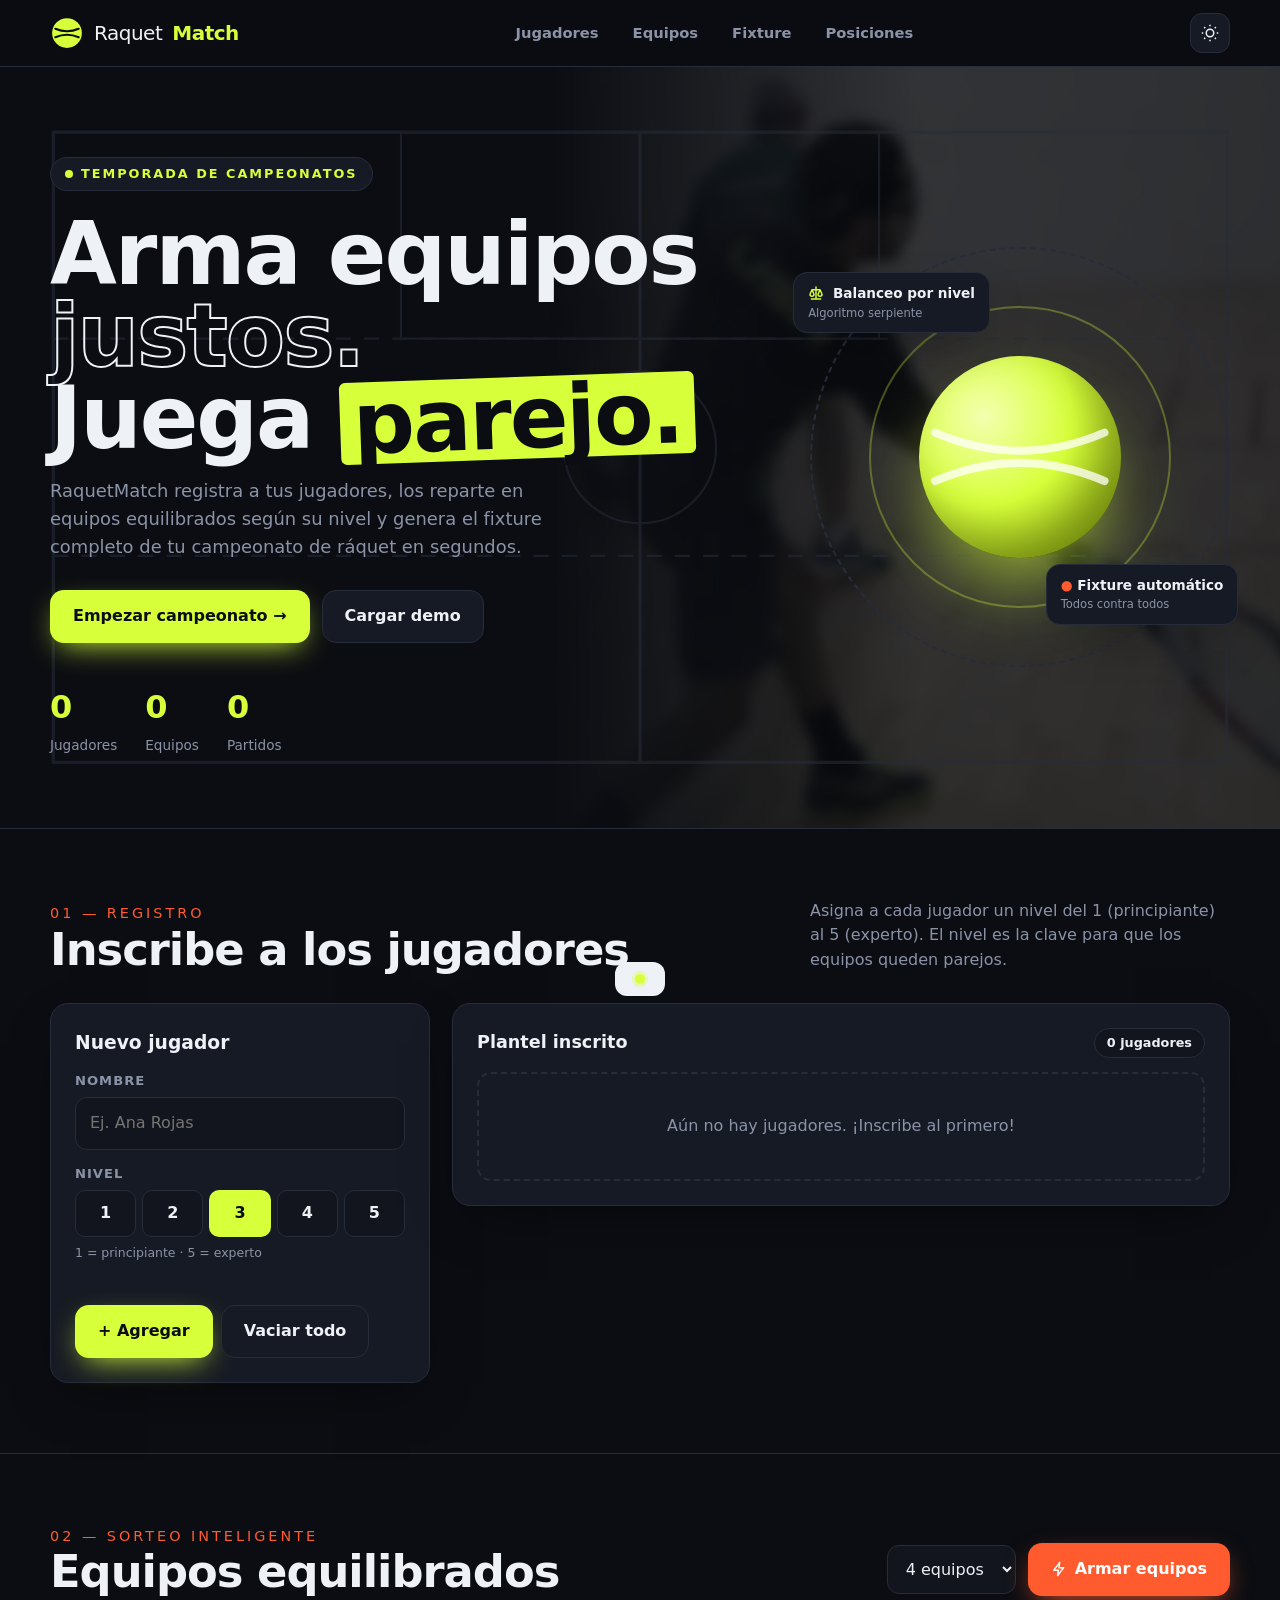
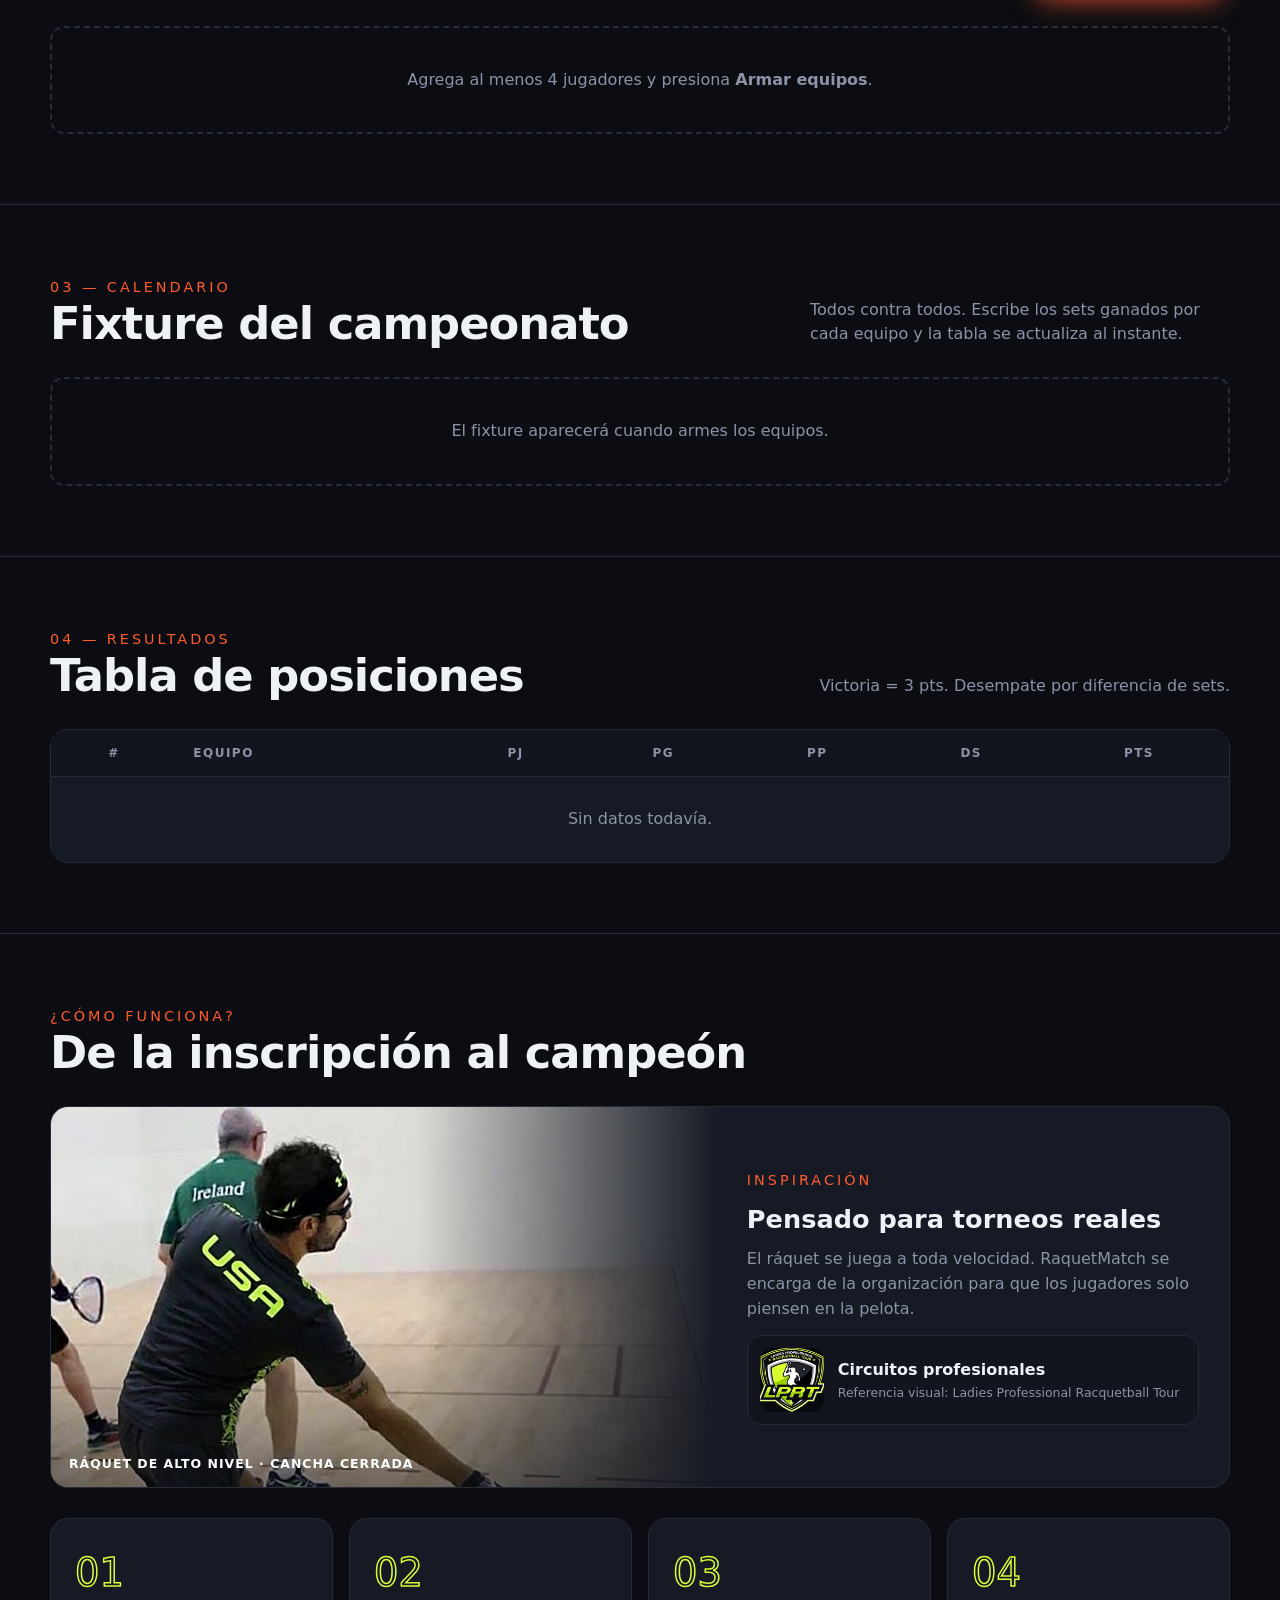
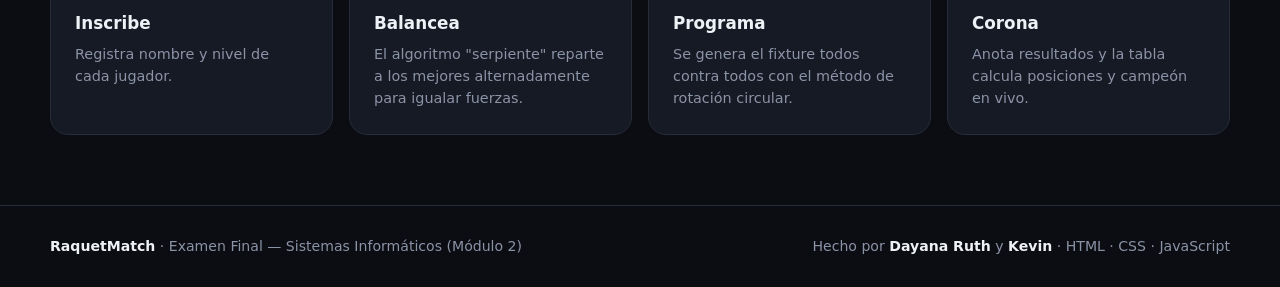
<file: index.html>
<!DOCTYPE html>
<!--
  ============================================================
  RaquetMatch — Generador de equipos y fixture de ráquet
  Examen Final · Sistemas Informáticos (Módulo 2)
  Autores: Dayana Ruth · Kevin
  Desarrollado con flujo asistido (Antigravity)
  Versión modular: /css /js /assets /docs con rutas relativas
  ============================================================
-->
<html lang="es">
<head>
<meta charset="UTF-8">
<meta name="viewport" content="width=device-width, initial-scale=1.0">
<meta name="description" content="RaquetMatch: registra jugadores, arma equipos equilibrados por nivel y genera el fixture de tu campeonato de ráquet.">
<meta name="author" content="Dayana Ruth, Kevin">
<title>RaquetMatch · Campeonatos de Ráquet</title>
<link rel="icon" href="assets/logo.svg">
<link rel="stylesheet" href="css/styles.css">
</head>
<body>
<!-- ===================== HTML · Autores: Dayana Ruth, Kevin ===================== -->
<header class="top">
  <div class="wrap">
    <a href="#inicio" class="brand" aria-label="RaquetMatch, inicio">
      <svg viewBox="0 0 64 64" aria-hidden="true"><circle cx="32" cy="32" r="28" fill="#d7ff3a"/><path d="M10 24c14 6 30 6 44 0M10 40c14-6 30-6 44 0" stroke="#0b0d12" stroke-width="4" fill="none" stroke-linecap="round"/></svg>
      Raquet<b>Match</b>
    </a>
    <nav aria-label="Principal">
      <ul class="nav" id="nav">
        <li><a href="#jugadores">Jugadores</a></li>
        <li><a href="#equipos">Equipos</a></li>
        <li><a href="#fixture">Fixture</a></li>
        <li><a href="#tabla">Posiciones</a></li>
      </ul>
    </nav>
    <div style="display:flex;gap:8px">
      <button class="icon-btn" id="themeBtn" aria-label="Cambiar tema claro u oscuro">
        <svg width="18" height="18" viewBox="0 0 24 24" fill="none" stroke="currentColor" stroke-width="2"><circle cx="12" cy="12" r="5"/><path d="M12 1v2M12 21v2M4.2 4.2l1.4 1.4M18.4 18.4l1.4 1.4M1 12h2M21 12h2M4.2 19.8l1.4-1.4M18.4 5.6l1.4-1.4"/></svg>
      </button>
      <button class="icon-btn menu-btn" id="menuBtn" aria-label="Abrir menú" aria-expanded="false" aria-controls="nav">
        <svg width="18" height="18" viewBox="0 0 24 24" fill="none" stroke="currentColor" stroke-width="2"><path d="M3 6h18M3 12h18M3 18h18"/></svg>
      </button>
    </div>
  </div>
</header>

<main>
  <!-- HERO -->
  <section class="hero" id="inicio">
    <div class="hero-photo" aria-hidden="true"><img src="assets/jugador.jpg" alt=""></div>
    <div class="court" aria-hidden="true">
      <svg viewBox="0 0 1200 700" preserveAspectRatio="xMidYMid slice" fill="none" stroke="currentColor" style="color:var(--line)">
        <rect x="60" y="60" width="1080" height="580" stroke-width="3"/>
        <line x1="600" y1="60" x2="600" y2="640" stroke-width="3"/>
        <line x1="60" y1="250" x2="1140" y2="250" stroke-width="2" stroke-dasharray="14 12"/>
        <line x1="60" y1="450" x2="1140" y2="450" stroke-width="2" stroke-dasharray="14 12"/>
        <rect x="380" y="60" width="440" height="190" stroke-width="2"/>
        <circle cx="600" cy="350" r="70" stroke-width="2"/>
      </svg>
    </div>
    <div class="wrap">
      <div>
        <span class="tag"><i></i> Temporada de campeonatos</span>
        <h1>Arma equipos <span class="stroke">justos.</span><br>Juega <span class="hl">parejo.</span></h1>
        <p class="lead">RaquetMatch registra a tus jugadores, los reparte en equipos equilibrados según su nivel y genera el fixture completo de tu campeonato de ráquet en segundos.</p>
        <div class="cta">
          <a href="#jugadores" class="btn primary">Empezar campeonato →</a>
          <button class="btn" id="demoBtn" type="button">Cargar demo</button>
        </div>
        <div class="stats" aria-live="polite">
          <div class="stat"><strong id="sPlayers">0</strong><span>Jugadores</span></div>
          <div class="stat"><strong id="sTeams">0</strong><span>Equipos</span></div>
          <div class="stat"><strong id="sMatches">0</strong><span>Partidos</span></div>
        </div>
      </div>
      <div class="ball-stage" aria-hidden="true">
        <div class="ring"></div><div class="ring r2"></div>
        <div class="ball"><svg viewBox="0 0 100 100"><path d="M8 38c28 12 56 12 84 0M8 62c28-12 56-12 84 0" stroke="#fff" stroke-width="4" fill="none" opacity=".75" stroke-linecap="round"/></svg></div>
        <div class="chip c1"><svg class="ico" width="16" height="16" viewBox="0 0 24 24" fill="none" stroke="currentColor" stroke-width="2.2" stroke-linecap="round" stroke-linejoin="round" aria-hidden="true"><path d="M12 3v18M5 21h14M6 7h12M6 7l-3 7a3 3 0 0 0 6 0zM18 7l-3 7a3 3 0 0 0 6 0z"/></svg> Balanceo por nivel<small>Algoritmo serpiente</small></div>
        <div class="chip c2"><b>●</b> Fixture automático<small>Todos contra todos</small></div>
      </div>
    </div>
  </section>

  <!-- 01 JUGADORES -->
  <section class="block reveal" id="jugadores" aria-labelledby="t1">
    <div class="wrap">
      <div class="sec-head">
        <div><span class="num">01 — REGISTRO</span><h2 id="t1">Inscribe a los jugadores</h2></div>
        <p>Asigna a cada jugador un nivel del 1 (principiante) al 5 (experto). El nivel es la clave para que los equipos queden parejos.</p>
      </div>
      <div class="grid-2">
        <form class="card" id="playerForm" novalidate>
          <h3>Nuevo jugador</h3>
          <label for="pName">Nombre</label>
          <input class="input" id="pName" type="text" maxlength="24" placeholder="Ej. Ana Rojas" autocomplete="off">
          <fieldset style="border:none">
            <legend><label style="margin-bottom:6px">Nivel</label></legend>
            <div class="levels">
              <input type="radio" name="lvl" id="l1" value="1"><label for="l1">1</label>
              <input type="radio" name="lvl" id="l2" value="2"><label for="l2">2</label>
              <input type="radio" name="lvl" id="l3" value="3" checked><label for="l3">3</label>
              <input type="radio" name="lvl" id="l4" value="4"><label for="l4">4</label>
              <input type="radio" name="lvl" id="l5" value="5"><label for="l5">5</label>
            </div>
          </fieldset>
          <p class="hint">1 = principiante · 5 = experto</p>
          <p class="error" id="formError" role="alert"></p>
          <div class="form-actions">
            <button class="btn primary" type="submit">+ Agregar</button>
            <button class="btn" type="button" id="clearBtn">Vaciar todo</button>
          </div>
        </form>
        <div class="card">
          <div class="list-head">
            <h3>Plantel inscrito</h3>
            <span class="count" id="countBadge">0 jugadores</span>
          </div>
          <ul class="players" id="playerList"></ul>
        </div>
      </div>
    </div>
  </section>

  <!-- 02 EQUIPOS -->
  <section class="block reveal" id="equipos" aria-labelledby="t2">
    <div class="wrap">
      <div class="sec-head">
        <div><span class="num">02 — SORTEO INTELIGENTE</span><h2 id="t2">Equipos equilibrados</h2></div>
        <div class="controls">
          <label for="teamCount" class="sr-only">Número de equipos</label>
          <select class="input" id="teamCount">
            <option value="2">2 equipos</option><option value="3">3 equipos</option>
            <option value="4" selected>4 equipos</option><option value="5">5 equipos</option>
            <option value="6">6 equipos</option>
          </select>
          <button class="btn hot" id="makeTeamsBtn" type="button"><svg class="ico" width="16" height="16" viewBox="0 0 24 24" fill="none" stroke="currentColor" stroke-width="2.2" stroke-linecap="round" stroke-linejoin="round" aria-hidden="true"><path d="M13 2 4 14h7l-1 8 9-12h-7z"/></svg> Armar equipos</button>
        </div>
      </div>
      <div id="teamsBox"><div class="empty">Agrega al menos 4 jugadores y presiona <b>Armar equipos</b>.</div></div>
    </div>
  </section>

  <!-- 03 FIXTURE -->
  <section class="block reveal" id="fixture" aria-labelledby="t3">
    <div class="wrap">
      <div class="sec-head">
        <div><span class="num">03 — CALENDARIO</span><h2 id="t3">Fixture del campeonato</h2></div>
        <p>Todos contra todos. Escribe los sets ganados por cada equipo y la tabla se actualiza al instante.</p>
      </div>
      <div class="rounds" id="fixtureBox"><div class="empty" style="grid-column:1/-1">El fixture aparecerá cuando armes los equipos.</div></div>
    </div>
  </section>

  <!-- 04 TABLA -->
  <section class="block reveal" id="tabla" aria-labelledby="t4">
    <div class="wrap">
      <div class="sec-head">
        <div><span class="num">04 — RESULTADOS</span><h2 id="t4">Tabla de posiciones</h2></div>
        <p>Victoria = 3 pts. Desempate por diferencia de sets.</p>
      </div>
      <div class="table-wrap">
        <table>
          <caption class="sr-only">Tabla de posiciones del campeonato</caption>
          <thead><tr><th>#</th><th>Equipo</th><th>PJ</th><th>PG</th><th>PP</th><th>DS</th><th>Pts</th></tr></thead>
          <tbody id="tableBody"><tr><td colspan="7" style="color:var(--muted);padding:30px">Sin datos todavía.</td></tr></tbody>
        </table>
      </div>
      <div class="champion" id="champion" role="status"></div>
    </div>
  </section>

  <!-- COMO FUNCIONA -->
  <section class="block reveal" aria-labelledby="t5">
    <div class="wrap">
      <div class="sec-head"><div><span class="num">¿CÓMO FUNCIONA?</span><h2 id="t5">De la inscripción al campeón</h2></div></div>
      <div class="showcase">
        <figure>
          <img src="assets/jugador.jpg" alt="Jugador de ráquet golpeando la pelota de revés en una cancha profesional" loading="lazy">
          <figcaption>Ráquet de alto nivel · cancha cerrada</figcaption>
        </figure>
        <div class="txt">
          <span class="num">INSPIRACIÓN</span>
          <h3 style="font-family:var(--display);font-size:1.6rem;line-height:1.1">Pensado para torneos reales</h3>
          <p>El ráquet se juega a toda velocidad. RaquetMatch se encarga de la organización para que los jugadores solo piensen en la pelota.</p>
          <div class="badge">
            <img src="assets/logo-lprt.jpg" alt="Escudo del circuito profesional femenino de ráquet LPRT" loading="lazy">
            <div><strong>Circuitos profesionales</strong><small>Referencia visual: Ladies Professional Racquetball Tour</small></div>
          </div>
        </div>
      </div>
      <div class="steps">
        <article class="step"><h3>Inscribe</h3><p>Registra nombre y nivel de cada jugador.</p></article>
        <article class="step"><h3>Balancea</h3><p>El algoritmo "serpiente" reparte a los mejores alternadamente para igualar fuerzas.</p></article>
        <article class="step"><h3>Programa</h3><p>Se genera el fixture todos contra todos con el método de rotación circular.</p></article>
        <article class="step"><h3>Corona</h3><p>Anota resultados y la tabla calcula posiciones y campeón en vivo.</p></article>
      </div>
    </div>
  </section>
</main>

<footer>
  <div class="wrap">
    <p><strong>RaquetMatch</strong> · Examen Final — Sistemas Informáticos (Módulo 2)</p>
    <p>Hecho por <strong>Dayana Ruth</strong> y <strong>Kevin</strong> · HTML · CSS · JavaScript</p>
  </div>
</footer>

<div class="toast" id="toast" role="status" aria-live="polite"></div>

<script src="js/main.js"></script>
</body>
</html>
</file>
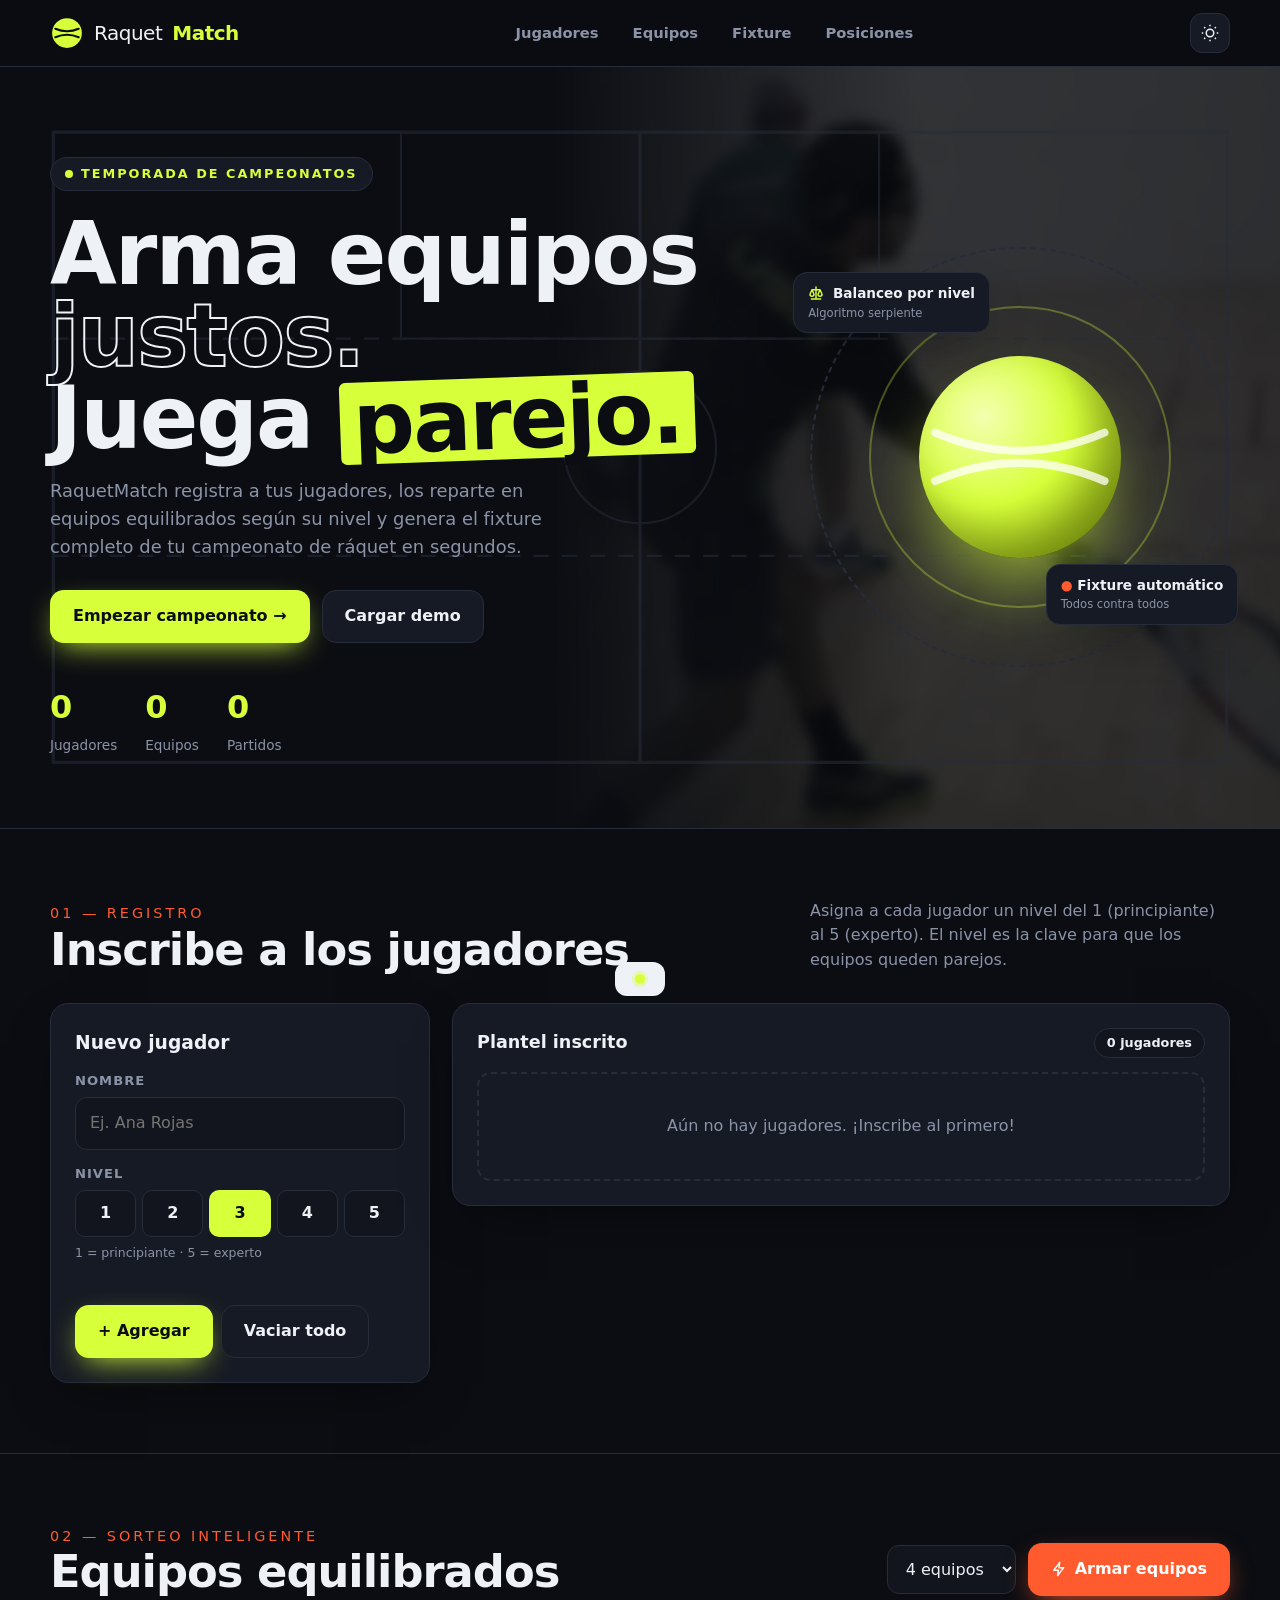
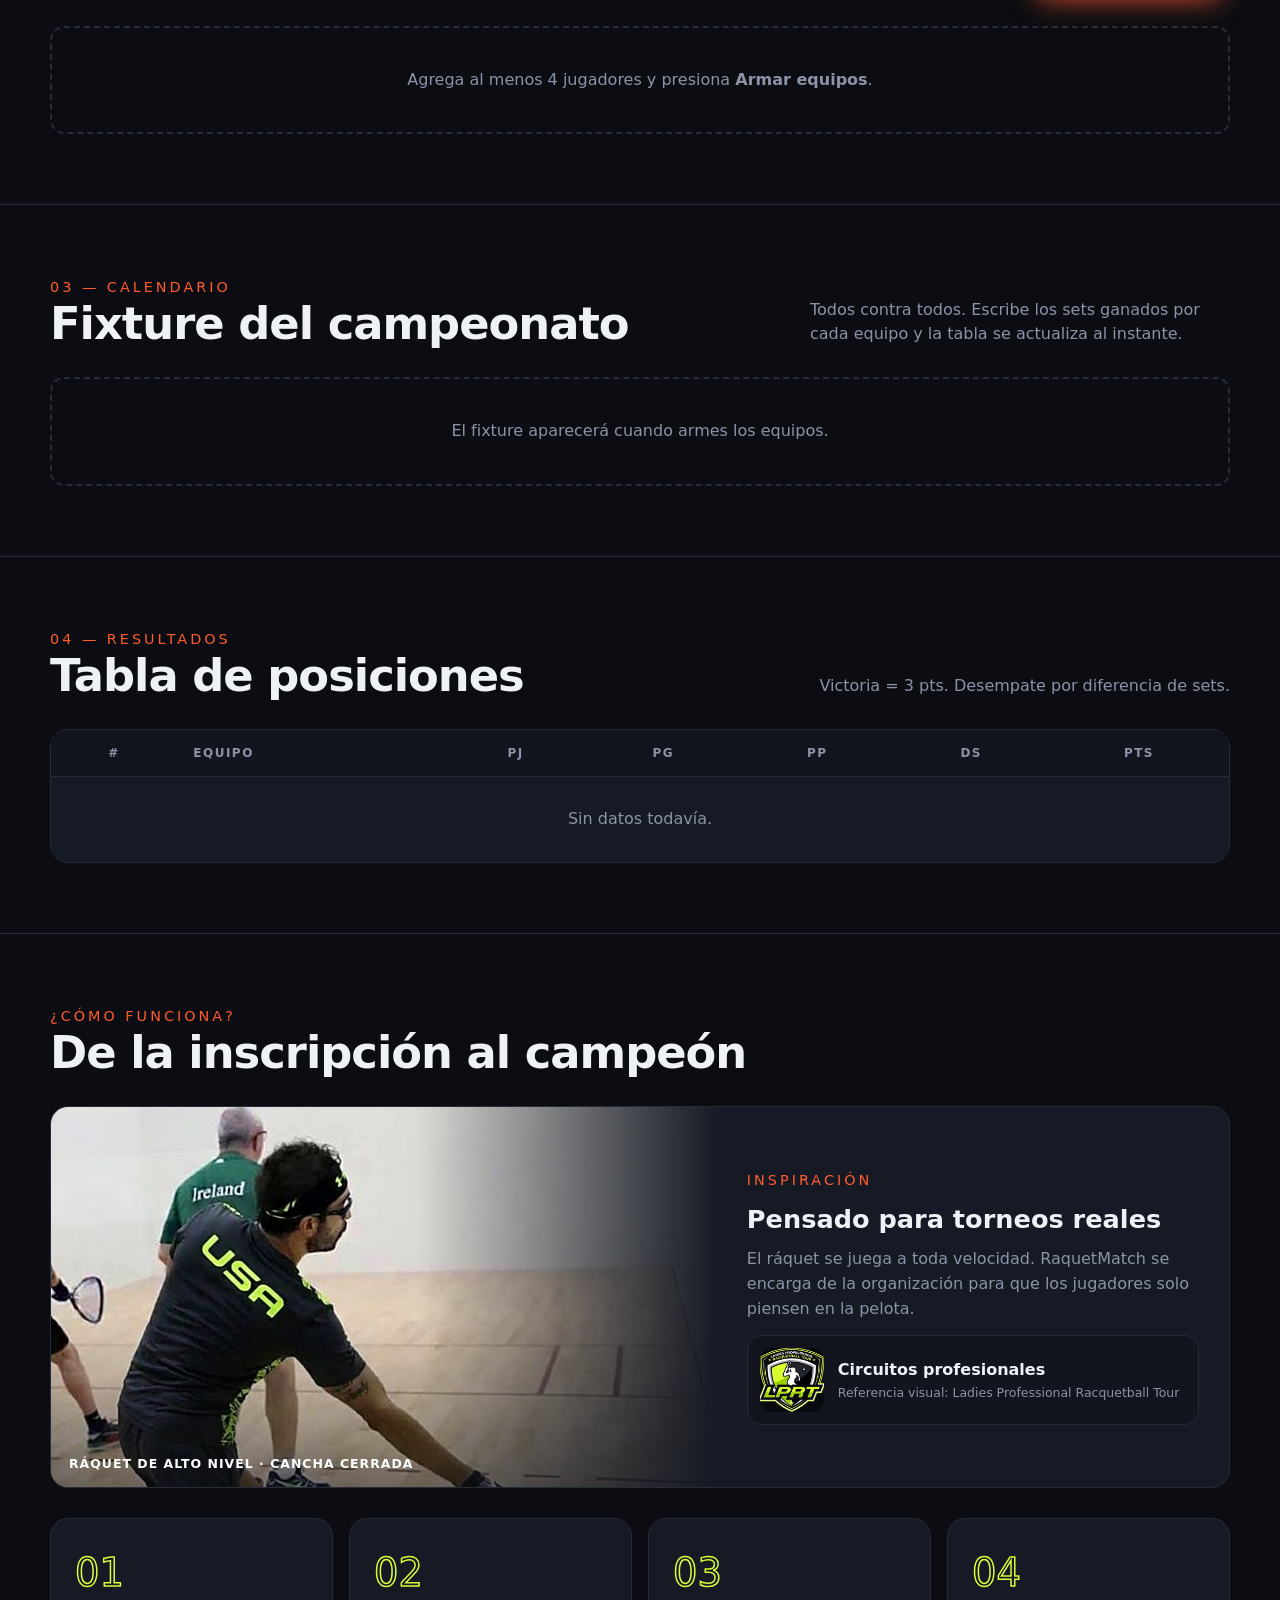
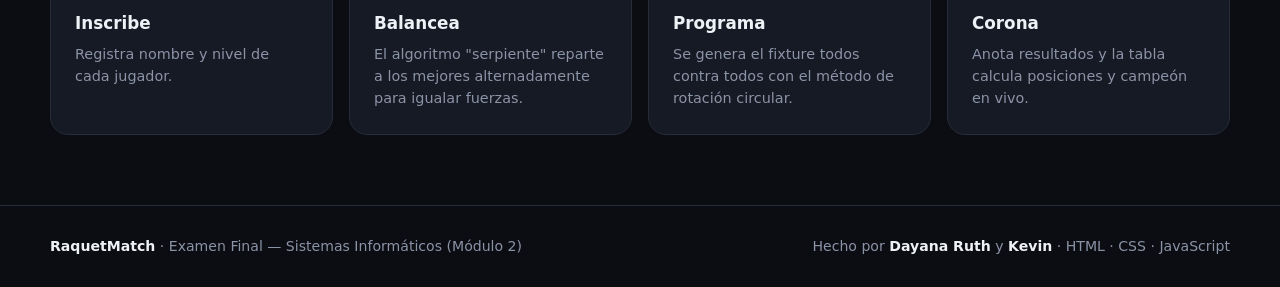
<file: RaquetMatch_index.html>
<!DOCTYPE html>
<!--
  ============================================================
  RaquetMatch — Generador de equipos y fixture de ráquet
  Examen Final · Sistemas Informáticos (Módulo 2)
  Autores: Dayana Ruth · Kevin
  Desarrollado con flujo asistido (Antigravity)
  Archivo autocontenido: HTML + CSS + JS en un solo index.html
  ============================================================
-->
<html lang="es">
<head>
<meta charset="UTF-8">
<meta name="viewport" content="width=device-width, initial-scale=1.0">
<meta name="description" content="RaquetMatch: registra jugadores, arma equipos equilibrados por nivel y genera el fixture de tu campeonato de ráquet.">
<meta name="author" content="Dayana Ruth, Kevin">
<title>RaquetMatch · Campeonatos de Ráquet</title>
<link rel="icon" href="data:image/svg+xml,%3Csvg xmlns='http://www.w3.org/2000/svg' viewBox='0 0 64 64'%3E%3Ccircle cx='32' cy='32' r='28' fill='%23d7ff3a'/%3E%3Cpath d='M10 24c14 6 30 6 44 0M10 40c14-6 30-6 44 0' stroke='%230b0d12' stroke-width='4' fill='none'/%3E%3C/svg%3E">
<style>
/* ===================== CSS · Autores: Dayana Ruth, Kevin ===================== */
:root{
  --bg:#0b0d12; --bg2:#12151d; --card:#161a24; --line:#262c3a;
  --text:#eef1f6; --muted:#8b93a7;
  --lime:#d7ff3a; --orange:#ff5b2e; --sky:#4cc9f0;
  --radius:18px; --shadow:0 20px 50px -20px rgba(0,0,0,.6);
  --font:"Segoe UI",system-ui,-apple-system,Roboto,Helvetica,Arial,sans-serif;
  --display:"Arial Black","Segoe UI Black",Impact,system-ui,sans-serif;
}
[data-theme="light"]{
  --bg:#f3f1ea; --bg2:#e9e6dc; --card:#ffffff; --line:#dcd8cc;
  --text:#14161c; --muted:#5e6475; --lime:#7a9a00; --shadow:0 20px 40px -24px rgba(0,0,0,.25);
}
*{box-sizing:border-box;margin:0;padding:0}
html{scroll-behavior:smooth}
body{font-family:var(--font);background:var(--bg);color:var(--text);line-height:1.55;overflow-x:hidden;transition:background .4s,color .4s}
a{color:inherit}
button,input,select{font:inherit}
.wrap{width:min(1180px,100% - 32px);margin-inline:auto}
.sr-only{position:absolute;width:1px;height:1px;overflow:hidden;clip:rect(0 0 0 0)}

/* ---------- Header ---------- */
.top{position:sticky;top:0;z-index:50;backdrop-filter:blur(14px);background:color-mix(in srgb,var(--bg) 78%,transparent);border-bottom:1px solid var(--line)}
.top .wrap{display:flex;align-items:center;justify-content:space-between;height:66px;gap:16px}
.brand{display:flex;align-items:center;gap:10px;text-decoration:none;font-family:var(--display);font-size:1.25rem;letter-spacing:-.5px}
.brand b{color:var(--lime)}
.brand svg{width:34px;height:34px}
.nav{display:flex;gap:6px;list-style:none}
.nav a{text-decoration:none;padding:8px 14px;border-radius:99px;color:var(--muted);font-weight:600;font-size:.92rem;transition:.2s}
.nav a:hover,.nav a.active{color:var(--bg);background:var(--lime)}
.icon-btn{width:40px;height:40px;border-radius:12px;border:1px solid var(--line);background:var(--card);color:var(--text);cursor:pointer;display:grid;place-items:center;transition:.2s}
.icon-btn:hover{border-color:var(--lime);transform:rotate(-12deg)}
.menu-btn{display:none}

/* ---------- Hero ---------- */
.hero{position:relative;padding:90px 0 70px;overflow:hidden}
.court{position:absolute;inset:0;z-index:0;opacity:.55;pointer-events:none}
.court svg{width:100%;height:100%}
.hero .wrap{position:relative;z-index:1;display:grid;grid-template-columns:1.15fr .85fr;gap:40px;align-items:center}
.tag{display:inline-flex;align-items:center;gap:8px;padding:6px 14px;border:1px solid var(--line);border-radius:99px;font-size:.8rem;font-weight:700;letter-spacing:2px;text-transform:uppercase;color:var(--lime);background:var(--card)}
.tag i{width:8px;height:8px;border-radius:50%;background:var(--lime);box-shadow:0 0 0 0 var(--lime);animation:ping 1.8s infinite}
@keyframes ping{70%{box-shadow:0 0 0 10px transparent}100%{box-shadow:0 0 0 0 transparent}}
h1{font-family:var(--display);font-size:clamp(2.6rem,7vw,5.4rem);line-height:.95;letter-spacing:-2px;margin:22px 0 18px}
h1 .stroke{color:transparent;-webkit-text-stroke:2px var(--text)}
h1 .hl{color:var(--bg);background:var(--lime);padding:0 .15em;display:inline-block;transform:rotate(-2deg);border-radius:6px}
.lead{color:var(--muted);font-size:1.12rem;max-width:520px}
.cta{display:flex;gap:12px;flex-wrap:wrap;margin-top:30px}
.btn{display:inline-flex;align-items:center;gap:8px;padding:13px 22px;border-radius:14px;border:1px solid var(--line);background:var(--card);color:var(--text);font-weight:700;cursor:pointer;text-decoration:none;transition:transform .15s,box-shadow .2s,background .2s}
.btn:hover{transform:translateY(-2px)}
.btn:active{transform:translateY(1px)}
.btn.primary{background:var(--lime);color:#0b0d12;border-color:transparent;box-shadow:0 10px 30px -10px var(--lime)}
.btn.hot{background:var(--orange);color:#fff;border-color:transparent;box-shadow:0 10px 30px -10px var(--orange)}
.btn.sm{padding:8px 14px;font-size:.85rem;border-radius:10px}
.btn:disabled{opacity:.4;cursor:not-allowed;transform:none}
.stats{display:flex;gap:28px;margin-top:40px}
.stat strong{display:block;font-family:var(--display);font-size:2rem;color:var(--lime)}
.stat span{color:var(--muted);font-size:.85rem}

/* ball */
.ball-stage{position:relative;aspect-ratio:1;max-width:420px;margin-left:auto;width:100%}
.ring{position:absolute;inset:0;border:2px dashed var(--line);border-radius:50%;animation:spin 30s linear infinite}
.ring.r2{inset:14%;border-style:solid;border-color:color-mix(in srgb,var(--lime) 30%,transparent)}
@keyframes spin{to{transform:rotate(360deg)}}
.ball{position:absolute;inset:26%;border-radius:50%;background:radial-gradient(circle at 32% 30%,#f4ffb0,var(--lime) 45%,#7c9900);box-shadow:0 40px 80px -20px color-mix(in srgb,var(--lime) 70%,transparent),inset -18px -22px 40px rgba(0,0,0,.25);animation:bounce 2.4s ease-in-out infinite}
.ball svg{width:100%;height:100%}
@keyframes bounce{50%{transform:translateY(-18px) rotate(12deg)}}
.chip{position:absolute;background:var(--card);border:1px solid var(--line);padding:10px 14px;border-radius:14px;font-weight:700;font-size:.85rem;box-shadow:var(--shadow);animation:float 4s ease-in-out infinite}
.chip small{display:block;color:var(--muted);font-weight:500;font-size:.72rem}
.chip.c1{top:6%;left:-4%}
.chip.c2{bottom:10%;right:-2%;animation-delay:-2s}
.chip.c2 b{color:var(--orange)}
@keyframes float{50%{transform:translateY(-10px)}}

/* ---------- Sections ---------- */
section.block{padding:70px 0;border-top:1px solid var(--line)}
.sec-head{display:flex;align-items:end;justify-content:space-between;gap:20px;margin-bottom:30px;flex-wrap:wrap}
.num{font-family:var(--display);color:var(--orange);font-size:.9rem;letter-spacing:3px}
h2{font-family:var(--display);font-size:clamp(1.8rem,4vw,2.8rem);letter-spacing:-1px;line-height:1.05}
.sec-head p{color:var(--muted);max-width:420px}
.card{background:var(--card);border:1px solid var(--line);border-radius:var(--radius);padding:24px;box-shadow:var(--shadow)}

/* players */
.grid-2{display:grid;grid-template-columns:380px 1fr;gap:22px;align-items:start}
form label{display:block;font-size:.82rem;font-weight:700;color:var(--muted);margin:14px 0 6px;text-transform:uppercase;letter-spacing:1px}
.input{width:100%;padding:13px 14px;border-radius:12px;border:1px solid var(--line);background:var(--bg2);color:var(--text);outline:none;transition:.2s}
.input:focus{border-color:var(--lime);box-shadow:0 0 0 4px color-mix(in srgb,var(--lime) 20%,transparent)}
.levels{display:grid;grid-template-columns:repeat(5,1fr);gap:6px}
.levels input{position:absolute;opacity:0}
.levels label{margin:0;text-align:center;padding:10px 0;border:1px solid var(--line);border-radius:10px;cursor:pointer;background:var(--bg2);color:var(--text);font-size:1rem;letter-spacing:0;transition:.15s}
.levels input:checked+label{background:var(--lime);color:#0b0d12;border-color:transparent}
.levels input:focus-visible+label{outline:2px solid var(--orange)}
.hint{font-size:.78rem;color:var(--muted);margin-top:6px}
.error{color:var(--orange);font-size:.85rem;min-height:1.2em;margin-top:8px;font-weight:600}
.form-actions{display:flex;gap:8px;margin-top:18px;flex-wrap:wrap}

.list-head{display:flex;justify-content:space-between;align-items:center;margin-bottom:14px;gap:10px;flex-wrap:wrap}
.list-head h3{font-size:1.1rem}
.count{background:var(--bg2);border:1px solid var(--line);padding:4px 12px;border-radius:99px;font-size:.8rem;font-weight:700}
.players{list-style:none;display:grid;grid-template-columns:repeat(auto-fill,minmax(200px,1fr));gap:10px}
.player{display:flex;align-items:center;gap:12px;padding:12px;border-radius:14px;background:var(--bg2);border:1px solid var(--line);animation:pop .3s ease}
@keyframes pop{from{opacity:0;transform:scale(.9)}}
.avatar{width:40px;height:40px;border-radius:12px;display:grid;place-items:center;font-weight:800;color:#0b0d12;flex-shrink:0}
.player .info{flex:1;min-width:0}
.player .name{font-weight:700;white-space:nowrap;overflow:hidden;text-overflow:ellipsis}
.dots{display:flex;gap:3px;margin-top:4px}
.dots i{width:8px;height:8px;border-radius:50%;background:var(--line)}
.dots i.on{background:var(--lime)}
.del{background:none;border:none;color:var(--muted);cursor:pointer;font-size:1.2rem;padding:4px;border-radius:8px}
.del:hover{color:var(--orange);background:var(--card)}
.empty{text-align:center;padding:40px 10px;color:var(--muted);border:2px dashed var(--line);border-radius:14px}

/* teams */
.controls{display:flex;align-items:center;gap:12px;flex-wrap:wrap}
.controls select{width:auto}
.teams{display:grid;grid-template-columns:repeat(auto-fill,minmax(240px,1fr));gap:16px;margin-top:24px}
.team{border-radius:var(--radius);overflow:hidden;background:var(--card);border:1px solid var(--line);animation:pop .4s ease both}
.team header{padding:16px 18px;color:#0b0d12;display:flex;justify-content:space-between;align-items:center}
.team header h3{font-family:var(--display);font-size:1.15rem}
.team header span{font-size:.75rem;font-weight:800;background:rgba(0,0,0,.15);padding:4px 10px;border-radius:99px}
.team ul{list-style:none;padding:12px 18px 18px}
.team li{display:flex;justify-content:space-between;padding:8px 0;border-bottom:1px dashed var(--line);font-size:.95rem}
.team li:last-child{border:none}
.team li em{font-style:normal;color:var(--muted);font-size:.85rem}
.balance{margin-top:20px;padding:14px 18px;border-radius:14px;background:var(--bg2);border:1px solid var(--line);display:flex;align-items:center;gap:14px;flex-wrap:wrap}
.meter{flex:1;min-width:160px;height:10px;background:var(--line);border-radius:99px;overflow:hidden}
.meter i{display:block;height:100%;background:linear-gradient(90deg,var(--orange),var(--lime));border-radius:99px;transition:width .8s ease}

/* fixture */
.rounds{display:grid;grid-template-columns:repeat(auto-fill,minmax(300px,1fr));gap:16px}
.round h3{font-size:.8rem;letter-spacing:2px;text-transform:uppercase;color:var(--orange);margin-bottom:12px}
.match{display:grid;grid-template-columns:1fr auto 1fr;align-items:center;gap:8px;padding:10px 0;border-bottom:1px dashed var(--line)}
.match:last-child{border:none}
.match .t{font-weight:700;font-size:.9rem;display:flex;align-items:center;gap:6px;min-width:0}
.match .t.r{justify-content:flex-end;text-align:right}
.match .t i{width:10px;height:10px;border-radius:3px;flex-shrink:0}
.match .t.win{color:var(--lime)}
.score{display:flex;gap:4px;align-items:center}
.score input{width:44px;padding:6px;text-align:center;border-radius:8px;border:1px solid var(--line);background:var(--bg2);color:var(--text)}
.score input:focus{outline:none;border-color:var(--lime)}
.bye{color:var(--muted);font-size:.85rem;font-style:italic;padding:8px 0}

/* table */
.table-wrap{overflow-x:auto;border-radius:var(--radius);border:1px solid var(--line)}
table{width:100%;border-collapse:collapse;background:var(--card);min-width:520px}
th,td{padding:14px 16px;text-align:center}
th{font-size:.75rem;letter-spacing:1.5px;text-transform:uppercase;color:var(--muted);background:var(--bg2)}
td:nth-child(2),th:nth-child(2){text-align:left}
tbody tr{border-top:1px solid var(--line);transition:background .2s}
tbody tr:hover{background:var(--bg2)}
tbody tr:first-child td:first-child{color:var(--lime)}
.pos{font-family:var(--display)}
.pts{font-weight:800;color:var(--lime)}
.champion{display:none;margin-top:18px;padding:18px 22px;border-radius:var(--radius);background:linear-gradient(120deg,var(--lime),#9be000);color:#0b0d12;font-weight:800;font-size:1.1rem;align-items:center;gap:12px}
.champion.show{display:flex;animation:pop .5s ease}

/* how */
.steps{display:grid;grid-template-columns:repeat(4,1fr);gap:16px;counter-reset:s}
.step{position:relative;padding:24px;border-radius:var(--radius);background:var(--card);border:1px solid var(--line)}
.step::before{counter-increment:s;content:"0" counter(s);font-family:var(--display);font-size:2.4rem;color:transparent;-webkit-text-stroke:1.5px var(--lime);display:block;margin-bottom:8px}
.step h3{font-size:1.05rem;margin-bottom:6px}
.step p{color:var(--muted);font-size:.9rem}

footer{border-top:1px solid var(--line);padding:30px 0;color:var(--muted);font-size:.88rem}
footer .wrap{display:flex;justify-content:space-between;gap:16px;flex-wrap:wrap}
footer strong{color:var(--text)}

/* toast */
.toast{position:fixed;left:50%;bottom:24px;transform:translate(-50%,120px);background:var(--text);color:var(--bg);padding:12px 20px;border-radius:12px;font-weight:700;z-index:100;transition:transform .35s cubic-bezier(.2,1.4,.4,1);box-shadow:var(--shadow);max-width:calc(100% - 32px)}
.toast.show{transform:translate(-50%,0)}
.toast{display:flex;align-items:center;gap:10px}
.toast::before{content:"";width:10px;height:10px;border-radius:50%;background:var(--lime);flex-shrink:0;box-shadow:0 0 0 3px color-mix(in srgb,var(--lime) 35%,transparent)}
.toast.warn::before{background:var(--orange);box-shadow:0 0 0 3px color-mix(in srgb,var(--orange) 35%,transparent)}
.ico{flex-shrink:0;vertical-align:-3px}
.chip .ico{color:var(--lime);margin-right:4px}
.team header span{display:inline-flex;align-items:center;gap:4px}
.bye{display:flex;align-items:center;gap:8px}

.reveal{opacity:0;transform:translateY(30px);transition:opacity .7s,transform .7s}
.reveal.in{opacity:1;transform:none}


/* fotos */
.hero-photo{position:absolute;inset:0;z-index:0;pointer-events:none;overflow:hidden}
.hero-photo img{position:absolute;right:-5%;top:0;height:100%;width:60%;object-fit:cover;filter:blur(6px) grayscale(.35) brightness(.55);opacity:.35;transform:scale(1.08);-webkit-mask-image:linear-gradient(90deg,transparent,#000 45%);mask-image:linear-gradient(90deg,transparent,#000 45%)}
[data-theme="light"] .hero-photo img{opacity:.18;filter:blur(6px) grayscale(.5)}
.showcase{display:grid;grid-template-columns:1.3fr 1fr;gap:0;border-radius:var(--radius);overflow:hidden;border:1px solid var(--line);background:var(--card);margin-bottom:30px}
.showcase figure{position:relative;min-height:380px}
.showcase figure img{position:absolute;inset:0;width:100%;height:100%;object-fit:cover;object-position:45% 12%;transition:transform 6s ease}
.showcase:hover figure img{transform:scale(1.06)}
.showcase figure::after{content:"";position:absolute;inset:0;background:linear-gradient(90deg,transparent 55%,var(--card)),linear-gradient(0deg,rgba(11,13,18,.55),transparent 45%)}
.showcase figcaption{position:absolute;left:18px;bottom:14px;z-index:1;color:#fff;font-size:.78rem;font-weight:700;letter-spacing:1px;text-transform:uppercase}
.showcase .txt{padding:30px;display:flex;flex-direction:column;justify-content:center;gap:14px}
.showcase .txt p{color:var(--muted)}
.badge{display:flex;align-items:center;gap:14px;padding:12px;border:1px solid var(--line);border-radius:14px;background:var(--bg2)}
.badge img{width:64px;height:64px;border-radius:12px;object-fit:cover}
.badge small{display:block;color:var(--muted);font-size:.78rem}
@media (max-width:900px){.showcase{grid-template-columns:1fr}.showcase figure{min-height:240px}.showcase figure::after{background:linear-gradient(0deg,rgba(11,13,18,.6),transparent 50%)}.hero-photo img{width:100%;right:0}}

/* ---------- Responsive ---------- */
@media (max-width:900px){
  .hero .wrap,.grid-2{grid-template-columns:1fr}
  .ball-stage{max-width:300px;margin:10px auto 0}
  .steps{grid-template-columns:1fr 1fr}
  .menu-btn{display:grid}
  .nav{position:absolute;top:66px;left:0;right:0;flex-direction:column;padding:12px 16px;background:var(--bg);border-bottom:1px solid var(--line);display:none}
  .nav.open{display:flex}
}
@media (max-width:520px){
  .hero{padding:50px 0}
  .steps{grid-template-columns:1fr}
  .stats{gap:18px}
  .rounds{grid-template-columns:1fr}
  .chip.c1{left:0}
}
@media (prefers-reduced-motion:reduce){*{animation:none!important;transition:none!important}}
</style>
</head>
<body>
<!-- ===================== HTML · Autores: Dayana Ruth, Kevin ===================== -->
<header class="top">
  <div class="wrap">
    <a href="#inicio" class="brand" aria-label="RaquetMatch, inicio">
      <svg viewBox="0 0 64 64" aria-hidden="true"><circle cx="32" cy="32" r="28" fill="#d7ff3a"/><path d="M10 24c14 6 30 6 44 0M10 40c14-6 30-6 44 0" stroke="#0b0d12" stroke-width="4" fill="none" stroke-linecap="round"/></svg>
      Raquet<b>Match</b>
    </a>
    <nav aria-label="Principal">
      <ul class="nav" id="nav">
        <li><a href="#jugadores">Jugadores</a></li>
        <li><a href="#equipos">Equipos</a></li>
        <li><a href="#fixture">Fixture</a></li>
        <li><a href="#tabla">Posiciones</a></li>
      </ul>
    </nav>
    <div style="display:flex;gap:8px">
      <button class="icon-btn" id="themeBtn" aria-label="Cambiar tema claro u oscuro">
        <svg width="18" height="18" viewBox="0 0 24 24" fill="none" stroke="currentColor" stroke-width="2"><circle cx="12" cy="12" r="5"/><path d="M12 1v2M12 21v2M4.2 4.2l1.4 1.4M18.4 18.4l1.4 1.4M1 12h2M21 12h2M4.2 19.8l1.4-1.4M18.4 5.6l1.4-1.4"/></svg>
      </button>
      <button class="icon-btn menu-btn" id="menuBtn" aria-label="Abrir menú" aria-expanded="false" aria-controls="nav">
        <svg width="18" height="18" viewBox="0 0 24 24" fill="none" stroke="currentColor" stroke-width="2"><path d="M3 6h18M3 12h18M3 18h18"/></svg>
      </button>
    </div>
  </div>
</header>

<main>
  <!-- HERO -->
  <section class="hero" id="inicio">
    <div class="hero-photo" aria-hidden="true"><img src="[data-uri]" alt=""></div>
    <div class="court" aria-hidden="true">
      <svg viewBox="0 0 1200 700" preserveAspectRatio="xMidYMid slice" fill="none" stroke="currentColor" style="color:var(--line)">
        <rect x="60" y="60" width="1080" height="580" stroke-width="3"/>
        <line x1="600" y1="60" x2="600" y2="640" stroke-width="3"/>
        <line x1="60" y1="250" x2="1140" y2="250" stroke-width="2" stroke-dasharray="14 12"/>
        <line x1="60" y1="450" x2="1140" y2="450" stroke-width="2" stroke-dasharray="14 12"/>
        <rect x="380" y="60" width="440" height="190" stroke-width="2"/>
        <circle cx="600" cy="350" r="70" stroke-width="2"/>
      </svg>
    </div>
    <div class="wrap">
      <div>
        <span class="tag"><i></i> Temporada de campeonatos</span>
        <h1>Arma equipos <span class="stroke">justos.</span><br>Juega <span class="hl">parejo.</span></h1>
        <p class="lead">RaquetMatch registra a tus jugadores, los reparte en equipos equilibrados según su nivel y genera el fixture completo de tu campeonato de ráquet en segundos.</p>
        <div class="cta">
          <a href="#jugadores" class="btn primary">Empezar campeonato →</a>
          <button class="btn" id="demoBtn" type="button">Cargar demo</button>
        </div>
        <div class="stats" aria-live="polite">
          <div class="stat"><strong id="sPlayers">0</strong><span>Jugadores</span></div>
          <div class="stat"><strong id="sTeams">0</strong><span>Equipos</span></div>
          <div class="stat"><strong id="sMatches">0</strong><span>Partidos</span></div>
        </div>
      </div>
      <div class="ball-stage" aria-hidden="true">
        <div class="ring"></div><div class="ring r2"></div>
        <div class="ball"><svg viewBox="0 0 100 100"><path d="M8 38c28 12 56 12 84 0M8 62c28-12 56-12 84 0" stroke="#fff" stroke-width="4" fill="none" opacity=".75" stroke-linecap="round"/></svg></div>
        <div class="chip c1"><svg class="ico" width="16" height="16" viewBox="0 0 24 24" fill="none" stroke="currentColor" stroke-width="2.2" stroke-linecap="round" stroke-linejoin="round" aria-hidden="true"><path d="M12 3v18M5 21h14M6 7h12M6 7l-3 7a3 3 0 0 0 6 0zM18 7l-3 7a3 3 0 0 0 6 0z"/></svg> Balanceo por nivel<small>Algoritmo serpiente</small></div>
        <div class="chip c2"><b>●</b> Fixture automático<small>Todos contra todos</small></div>
      </div>
    </div>
  </section>

  <!-- 01 JUGADORES -->
  <section class="block reveal" id="jugadores" aria-labelledby="t1">
    <div class="wrap">
      <div class="sec-head">
        <div><span class="num">01 — REGISTRO</span><h2 id="t1">Inscribe a los jugadores</h2></div>
        <p>Asigna a cada jugador un nivel del 1 (principiante) al 5 (experto). El nivel es la clave para que los equipos queden parejos.</p>
      </div>
      <div class="grid-2">
        <form class="card" id="playerForm" novalidate>
          <h3>Nuevo jugador</h3>
          <label for="pName">Nombre</label>
          <input class="input" id="pName" type="text" maxlength="24" placeholder="Ej. Ana Rojas" autocomplete="off">
          <fieldset style="border:none">
            <legend><label style="margin-bottom:6px">Nivel</label></legend>
            <div class="levels">
              <input type="radio" name="lvl" id="l1" value="1"><label for="l1">1</label>
              <input type="radio" name="lvl" id="l2" value="2"><label for="l2">2</label>
              <input type="radio" name="lvl" id="l3" value="3" checked><label for="l3">3</label>
              <input type="radio" name="lvl" id="l4" value="4"><label for="l4">4</label>
              <input type="radio" name="lvl" id="l5" value="5"><label for="l5">5</label>
            </div>
          </fieldset>
          <p class="hint">1 = principiante · 5 = experto</p>
          <p class="error" id="formError" role="alert"></p>
          <div class="form-actions">
            <button class="btn primary" type="submit">+ Agregar</button>
            <button class="btn" type="button" id="clearBtn">Vaciar todo</button>
          </div>
        </form>
        <div class="card">
          <div class="list-head">
            <h3>Plantel inscrito</h3>
            <span class="count" id="countBadge">0 jugadores</span>
          </div>
          <ul class="players" id="playerList"></ul>
        </div>
      </div>
    </div>
  </section>

  <!-- 02 EQUIPOS -->
  <section class="block reveal" id="equipos" aria-labelledby="t2">
    <div class="wrap">
      <div class="sec-head">
        <div><span class="num">02 — SORTEO INTELIGENTE</span><h2 id="t2">Equipos equilibrados</h2></div>
        <div class="controls">
          <label for="teamCount" class="sr-only">Número de equipos</label>
          <select class="input" id="teamCount">
            <option value="2">2 equipos</option><option value="3">3 equipos</option>
            <option value="4" selected>4 equipos</option><option value="5">5 equipos</option>
            <option value="6">6 equipos</option>
          </select>
          <button class="btn hot" id="makeTeamsBtn" type="button"><svg class="ico" width="16" height="16" viewBox="0 0 24 24" fill="none" stroke="currentColor" stroke-width="2.2" stroke-linecap="round" stroke-linejoin="round" aria-hidden="true"><path d="M13 2 4 14h7l-1 8 9-12h-7z"/></svg> Armar equipos</button>
        </div>
      </div>
      <div id="teamsBox"><div class="empty">Agrega al menos 4 jugadores y presiona <b>Armar equipos</b>.</div></div>
    </div>
  </section>

  <!-- 03 FIXTURE -->
  <section class="block reveal" id="fixture" aria-labelledby="t3">
    <div class="wrap">
      <div class="sec-head">
        <div><span class="num">03 — CALENDARIO</span><h2 id="t3">Fixture del campeonato</h2></div>
        <p>Todos contra todos. Escribe los sets ganados por cada equipo y la tabla se actualiza al instante.</p>
      </div>
      <div class="rounds" id="fixtureBox"><div class="empty" style="grid-column:1/-1">El fixture aparecerá cuando armes los equipos.</div></div>
    </div>
  </section>

  <!-- 04 TABLA -->
  <section class="block reveal" id="tabla" aria-labelledby="t4">
    <div class="wrap">
      <div class="sec-head">
        <div><span class="num">04 — RESULTADOS</span><h2 id="t4">Tabla de posiciones</h2></div>
        <p>Victoria = 3 pts. Desempate por diferencia de sets.</p>
      </div>
      <div class="table-wrap">
        <table>
          <caption class="sr-only">Tabla de posiciones del campeonato</caption>
          <thead><tr><th>#</th><th>Equipo</th><th>PJ</th><th>PG</th><th>PP</th><th>DS</th><th>Pts</th></tr></thead>
          <tbody id="tableBody"><tr><td colspan="7" style="color:var(--muted);padding:30px">Sin datos todavía.</td></tr></tbody>
        </table>
      </div>
      <div class="champion" id="champion" role="status"></div>
    </div>
  </section>

  <!-- COMO FUNCIONA -->
  <section class="block reveal" aria-labelledby="t5">
    <div class="wrap">
      <div class="sec-head"><div><span class="num">¿CÓMO FUNCIONA?</span><h2 id="t5">De la inscripción al campeón</h2></div></div>
      <div class="showcase">
        <figure>
          <img src="[data-uri]" alt="Jugador de ráquet golpeando la pelota de revés en una cancha profesional" loading="lazy">
          <figcaption>Ráquet de alto nivel · cancha cerrada</figcaption>
        </figure>
        <div class="txt">
          <span class="num">INSPIRACIÓN</span>
          <h3 style="font-family:var(--display);font-size:1.6rem;line-height:1.1">Pensado para torneos reales</h3>
          <p>El ráquet se juega a toda velocidad. RaquetMatch se encarga de la organización para que los jugadores solo piensen en la pelota.</p>
          <div class="badge">
            <img src="[data-uri]" alt="Escudo del circuito profesional femenino de ráquet LPRT" loading="lazy">
            <div><strong>Circuitos profesionales</strong><small>Referencia visual: Ladies Professional Racquetball Tour</small></div>
          </div>
        </div>
      </div>
      <div class="steps">
        <article class="step"><h3>Inscribe</h3><p>Registra nombre y nivel de cada jugador.</p></article>
        <article class="step"><h3>Balancea</h3><p>El algoritmo "serpiente" reparte a los mejores alternadamente para igualar fuerzas.</p></article>
        <article class="step"><h3>Programa</h3><p>Se genera el fixture todos contra todos con el método de rotación circular.</p></article>
        <article class="step"><h3>Corona</h3><p>Anota resultados y la tabla calcula posiciones y campeón en vivo.</p></article>
      </div>
    </div>
  </section>
</main>

<footer>
  <div class="wrap">
    <p><strong>RaquetMatch</strong> · Examen Final — Sistemas Informáticos (Módulo 2)</p>
    <p>Hecho por <strong>Dayana Ruth</strong> y <strong>Kevin</strong> · HTML · CSS · JavaScript</p>
  </div>
</footer>

<div class="toast" id="toast" role="status" aria-live="polite"></div>

<script>
/* ===================== JavaScript · Autores: Dayana Ruth, Kevin ===================== */
(function () {
  'use strict';

  const COLORS = ['#d7ff3a', '#ff5b2e', '#4cc9f0', '#c77dff', '#ffd23f', '#06d6a0'];
  const TEAM_NAMES = ['Relámpagos', 'Volcanes', 'Tsunamis', 'Cóndores', 'Rayos', 'Jaguares'];
  const $ = (s) => document.querySelector(s);

  // Estado de la aplicación
  const state = { players: [], teams: [], rounds: [] };

  // ---------- Persistencia (opcional, segura) ----------
  function save() {
    try { localStorage.setItem('raquetmatch', JSON.stringify(state)); } catch (e) { /* sin almacenamiento */ }
  }
  function load() {
    try {
      const d = JSON.parse(localStorage.getItem('raquetmatch'));
      if (d && Array.isArray(d.players)) Object.assign(state, d);
    } catch (e) { /* ignorar */ }
  }

  // ---------- Utilidades ----------
  const esc = (t) => String(t).replace(/[&<>"']/g, (c) => ({ '&': '&amp;', '<': '&lt;', '>': '&gt;', '"': '&quot;', "'": '&#39;' }[c]));
  const initials = (n) => n.trim().split(/\s+/).slice(0, 2).map((w) => w[0]).join('').toUpperCase();
  const uid = () => Date.now().toString(36) + Math.random().toString(36).slice(2, 6);

  let toastTimer;
  function toast(msg, warn) {
    const t = $('#toast');
    t.classList.toggle('warn', !!warn);
    t.textContent = msg;
    t.classList.add('show');
    clearTimeout(toastTimer);
    toastTimer = setTimeout(() => t.classList.remove('show'), 2400);
  }

  function animateNumber(el, to) {
    const from = parseInt(el.textContent, 10) || 0;
    const start = performance.now();
    function step(now) {
      const p = Math.min((now - start) / 500, 1);
      el.textContent = Math.round(from + (to - from) * p);
      if (p < 1) requestAnimationFrame(step);
    }
    requestAnimationFrame(step);
  }

  // ---------- Jugadores ----------
  function renderPlayers() {
    const list = $('#playerList');
    const n = state.players.length;
    $('#countBadge').textContent = n + (n === 1 ? ' jugador' : ' jugadores');
    if (!n) {
      list.innerHTML = '<li class="empty" style="grid-column:1/-1">Aún no hay jugadores. ¡Inscribe al primero!</li>';
    } else {
      list.innerHTML = state.players.map((p, i) => `
        <li class="player">
          <span class="avatar" style="background:${COLORS[i % COLORS.length]}">${esc(initials(p.name))}</span>
          <div class="info">
            <div class="name" title="${esc(p.name)}">${esc(p.name)}</div>
            <div class="dots" aria-label="Nivel ${p.level} de 5">${[1, 2, 3, 4, 5].map((k) => `<i class="${k <= p.level ? 'on' : ''}"></i>`).join('')}</div>
          </div>
          <button class="del" data-id="${p.id}" aria-label="Eliminar a ${esc(p.name)}">×</button>
        </li>`).join('');
    }
    updateStats();
  }

  function addPlayer(name, level) {
    state.players.push({ id: uid(), name: name, level: level });
    save();
    renderPlayers();
  }

  // ---------- Algoritmo de balanceo (reparto serpiente) ----------
  function makeTeams(k) {
    const sorted = [...state.players]
      .map((p) => ({ ...p, r: Math.random() }))
      .sort((a, b) => b.level - a.level || a.r - b.r);
    const teams = Array.from({ length: k }, (_, i) => ({ id: i, name: TEAM_NAMES[i], color: COLORS[i], players: [] }));
    sorted.forEach((p, idx) => {
      const round = Math.floor(idx / k);
      const pos = idx % k;
      const t = round % 2 === 0 ? pos : k - 1 - pos;
      teams[t].players.push(p);
    });
    return teams;
  }

  const teamPower = (t) => t.players.reduce((s, p) => s + p.level, 0);

  function renderTeams() {
    const box = $('#teamsBox');
    if (!state.teams.length) {
      box.innerHTML = '<div class="empty">Agrega al menos 4 jugadores y presiona <b>Armar equipos</b>.</div>';
      return;
    }
    const powers = state.teams.map(teamPower);
    const max = Math.max(...powers), min = Math.min(...powers);
    const balance = max ? Math.round((min / max) * 100) : 100;
    box.innerHTML = `
      <div class="teams">${state.teams.map((t, i) => `
        <article class="team" style="animation-delay:${i * 90}ms">
          <header style="background:${t.color}"><h3>${esc(t.name)}</h3><span title="Fuerza total del equipo"><svg class="ico" width="12" height="12" viewBox="0 0 24 24" fill="none" stroke="currentColor" stroke-width="2.2" stroke-linecap="round" stroke-linejoin="round" aria-hidden="true"><path d="M13 2 4 14h7l-1 8 9-12h-7z"/></svg> ${teamPower(t)}</span></header>
          <ul>${t.players.map((p) => `<li>${esc(p.name)} <em>Nv. ${p.level}</em></li>`).join('')}</ul>
        </article>`).join('')}
      </div>
      <div class="balance">
        <strong>Equilibrio</strong>
        <div class="meter" role="meter" aria-valuemin="0" aria-valuemax="100" aria-valuenow="${balance}" aria-label="Equilibrio entre equipos"><i style="width:0"></i></div>
        <strong style="color:var(--lime)">${balance}%</strong>
      </div>`;
    requestAnimationFrame(() => { const m = box.querySelector('.meter i'); if (m) m.style.width = balance + '%'; });
  }

  // ---------- Fixture: método de rotación circular ----------
  function makeFixture(teams) {
    const ids = teams.map((t) => t.id);
    if (ids.length % 2) ids.push(null); // descanso
    const n = ids.length, rounds = [];
    for (let r = 0; r < n - 1; r++) {
      const matches = [];
      for (let i = 0; i < n / 2; i++) {
        const a = ids[i], b = ids[n - 1 - i];
        matches.push({ a: a, b: b, sa: '', sb: '' });
      }
      rounds.push(matches);
      ids.splice(1, 0, ids.pop()); // rotar dejando fijo el primero
    }
    return rounds;
  }

  const teamById = (id) => state.teams.find((t) => t.id === id);

  function renderFixture() {
    const box = $('#fixtureBox');
    if (!state.rounds.length) {
      box.innerHTML = '<div class="empty" style="grid-column:1/-1">El fixture aparecerá cuando armes los equipos.</div>';
      return;
    }
    box.innerHTML = state.rounds.map((matches, r) => `
      <div class="card round">
        <h3>Fecha ${r + 1}</h3>
        ${matches.map((m, i) => {
          if (m.a === null || m.b === null) {
            const t = teamById(m.a === null ? m.b : m.a);
            return `<p class="bye"><svg class="ico" width="14" height="14" viewBox="0 0 24 24" fill="none" stroke="currentColor" stroke-width="2.2" stroke-linecap="round" stroke-linejoin="round" aria-hidden="true"><rect x="6" y="5" width="4" height="14" rx="1"/><rect x="14" y="5" width="4" height="14" rx="1"/></svg> ${esc(t.name)} descansa</p>`;
          }
          const A = teamById(m.a), B = teamById(m.b);
          const played = m.sa !== '' && m.sb !== '';
          const wa = played && +m.sa > +m.sb, wb = played && +m.sb > +m.sa;
          return `<div class="match">
            <span class="t ${wa ? 'win' : ''}"><i style="background:${A.color}"></i>${esc(A.name)}</span>
            <span class="score">
              <input type="text" maxlength="1" inputmode="numeric" pattern="[0-9]" autocomplete="off" value="${m.sa}" data-r="${r}" data-i="${i}" data-s="sa" aria-label="Sets de ${esc(A.name)}">
              <input type="text" maxlength="1" inputmode="numeric" pattern="[0-9]" autocomplete="off" value="${m.sb}" data-r="${r}" data-i="${i}" data-s="sb" aria-label="Sets de ${esc(B.name)}">
            </span>
            <span class="t r ${wb ? 'win' : ''}">${esc(B.name)}<i style="background:${B.color}"></i></span>
          </div>`;
        }).join('')}
      </div>`).join('');
  }

  // ---------- Tabla de posiciones ----------
  function renderTable() {
    const body = $('#tableBody');
    const champ = $('#champion');
    if (!state.teams.length) {
      body.innerHTML = '<tr><td colspan="7" style="color:var(--muted);padding:30px">Sin datos todavía.</td></tr>';
      champ.classList.remove('show');
      return;
    }
    const st = {};
    state.teams.forEach((t) => { st[t.id] = { t: t, pj: 0, pg: 0, pp: 0, ds: 0, pts: 0 }; });
    let total = 0, done = 0;
    state.rounds.flat().forEach((m) => {
      if (m.a === null || m.b === null) return;
      total++;
      if (m.sa === '' || m.sb === '' || +m.sa === +m.sb) return;
      done++;
      const A = st[m.a], B = st[m.b], a = +m.sa, b = +m.sb;
      A.pj++; B.pj++; A.ds += a - b; B.ds += b - a;
      if (a > b) { A.pg++; B.pp++; A.pts += 3; } else { B.pg++; A.pp++; B.pts += 3; }
    });
    const rows = Object.values(st).sort((x, y) => y.pts - x.pts || y.ds - x.ds || x.t.name.localeCompare(y.t.name));
    body.innerHTML = rows.map((r, i) => `
      <tr>
        <td class="pos">${i + 1}</td>
        <td><span style="display:inline-block;width:10px;height:10px;border-radius:3px;background:${r.t.color};margin-right:8px"></span>${esc(r.t.name)}</td>
        <td>${r.pj}</td><td>${r.pg}</td><td>${r.pp}</td><td>${r.ds > 0 ? '+' : ''}${r.ds}</td>
        <td class="pts">${r.pts}</td>
      </tr>`).join('');
    if (total && done === total) {
      champ.innerHTML = `<svg class="ico" width="22" height="22" viewBox="0 0 24 24" fill="none" stroke="currentColor" stroke-width="2.2" stroke-linecap="round" stroke-linejoin="round" aria-hidden="true"><path d="M8 21h8M12 17v4M7 4h10v5a5 5 0 0 1-10 0zM7 6H4a3 3 0 0 0 3 4M17 6h3a3 3 0 0 1-3 4"/></svg> ¡${esc(rows[0].t.name)} es el campeón del torneo con ${rows[0].pts} puntos!`;
      champ.classList.add('show');
    } else {
      champ.classList.remove('show');
    }
  }

  function updateStats() {
    animateNumber($('#sPlayers'), state.players.length);
    animateNumber($('#sTeams'), state.teams.length);
    animateNumber($('#sMatches'), state.rounds.flat().filter((m) => m.a !== null && m.b !== null).length);
  }

  function renderAll() { renderPlayers(); renderTeams(); renderFixture(); renderTable(); }

  // ---------- Eventos ----------
  $('#playerForm').addEventListener('submit', (e) => {
    e.preventDefault();
    const input = $('#pName');
    const name = input.value.trim();
    const level = +document.querySelector('input[name="lvl"]:checked').value;
    const err = $('#formError');
    if (name.length < 2) { err.textContent = 'Escribe un nombre de al menos 2 letras.'; input.focus(); return; }
    if (state.players.some((p) => p.name.toLowerCase() === name.toLowerCase())) { err.textContent = 'Ese jugador ya está inscrito.'; return; }
    err.textContent = '';
    addPlayer(name, level);
    input.value = '';
    input.focus();
    toast(name + ' inscrito (nivel ' + level + ')');
  });

  $('#playerList').addEventListener('click', (e) => {
    const btn = e.target.closest('.del');
    if (!btn) return;
    state.players = state.players.filter((p) => p.id !== btn.dataset.id);
    save();
    renderPlayers();
  });

  $('#clearBtn').addEventListener('click', () => {
    if (!state.players.length) return;
    if (!confirm('¿Vaciar jugadores, equipos y fixture?')) return;
    state.players = []; state.teams = []; state.rounds = [];
    save(); renderAll(); toast('Campeonato reiniciado');
  });

  $('#makeTeamsBtn').addEventListener('click', () => {
    const k = +$('#teamCount').value;
    if (state.players.length < k * 2) {
      toast('Necesitas al menos ' + k * 2 + ' jugadores para ' + k + ' equipos', true);
      return;
    }
    state.teams = makeTeams(k);
    state.rounds = makeFixture(state.teams);
    save(); renderAll();
    toast(k + ' equipos armados y fixture generado');
    $('#equipos').scrollIntoView({ behavior: 'smooth' });
  });

  $('#fixtureBox').addEventListener('input', (e) => {
    const el = e.target;
    if (!el.dataset.s) return;
    let v = el.value.replace(/\D/g, '').slice(0, 1);
    el.value = v;
    state.rounds[el.dataset.r][el.dataset.i][el.dataset.s] = v;
    save();
    renderTable();
    // Marcar ganador sin redibujar (así no se pierde el foco)
    const m = state.rounds[el.dataset.r][el.dataset.i];
    const row = el.closest('.match');
    const played = m.sa !== '' && m.sb !== '';
    row.querySelector('.t').classList.toggle('win', played && +m.sa > +m.sb);
    row.querySelector('.t.r').classList.toggle('win', played && +m.sb > +m.sa);
  });

  $('#demoBtn').addEventListener('click', () => {
    const demo = [['Ana Rojas', 5], ['Luis Mamani', 4], ['Carla Vargas', 3], ['Diego Quispe', 2], ['Sofía Céspedes', 4], ['Marco Flores', 1],
      ['Valeria Choque', 3], ['Jorge Arce', 5], ['Paola Guzmán', 2], ['Iván Torrez', 3], ['Lucía Rocha', 1], ['Andrés Soliz', 4]];
    state.players = demo.map(([n, l]) => ({ id: uid(), name: n, level: l }));
    state.teams = []; state.rounds = [];
    save(); renderAll();
    toast('12 jugadores de demostración cargados');
    $('#jugadores').scrollIntoView({ behavior: 'smooth' });
  });

  // Tema claro/oscuro
  function setTheme(t) {
    document.documentElement.setAttribute('data-theme', t);
    try { localStorage.setItem('rm-theme', t); } catch (e) { /* ignorar */ }
  }
  $('#themeBtn').addEventListener('click', () => {
    setTheme(document.documentElement.getAttribute('data-theme') === 'light' ? 'dark' : 'light');
  });
  try { const t = localStorage.getItem('rm-theme'); if (t) setTheme(t); } catch (e) { /* ignorar */ }

  // Menú móvil
  $('#menuBtn').addEventListener('click', () => {
    const open = $('#nav').classList.toggle('open');
    $('#menuBtn').setAttribute('aria-expanded', open);
  });
  $('#nav').addEventListener('click', (e) => { if (e.target.tagName === 'A') $('#nav').classList.remove('open'); });

  // Animación al hacer scroll + enlace activo
  if ('IntersectionObserver' in window) {
    const io = new IntersectionObserver((entries) => {
      entries.forEach((en) => {
        if (en.isIntersecting) {
          en.target.classList.add('in');
          document.querySelectorAll('.nav a').forEach((a) => a.classList.toggle('active', a.getAttribute('href') === '#' + en.target.id));
        }
      });
    }, { threshold: 0.2 });
    document.querySelectorAll('.reveal').forEach((s) => io.observe(s));
  } else {
    document.querySelectorAll('.reveal').forEach((s) => s.classList.add('in'));
  }

  // Inicio
  load();
  renderAll();
})();
</script>
</body>
</html>
</file>
<file: css/styles.css>
/* ===================== CSS · Autores: Dayana Ruth, Kevin ===================== */
:root{
  --bg:#0b0d12; --bg2:#12151d; --card:#161a24; --line:#262c3a;
  --text:#eef1f6; --muted:#8b93a7;
  --lime:#d7ff3a; --orange:#ff5b2e; --sky:#4cc9f0;
  --radius:18px; --shadow:0 20px 50px -20px rgba(0,0,0,.6);
  --font:"Segoe UI",system-ui,-apple-system,Roboto,Helvetica,Arial,sans-serif;
  --display:"Arial Black","Segoe UI Black",Impact,system-ui,sans-serif;
}
[data-theme="light"]{
  --bg:#f3f1ea; --bg2:#e9e6dc; --card:#ffffff; --line:#dcd8cc;
  --text:#14161c; --muted:#5e6475; --lime:#7a9a00; --shadow:0 20px 40px -24px rgba(0,0,0,.25);
}
*{box-sizing:border-box;margin:0;padding:0}
html{scroll-behavior:smooth}
body{font-family:var(--font);background:var(--bg);color:var(--text);line-height:1.55;overflow-x:hidden;transition:background .4s,color .4s}
a{color:inherit}
button,input,select{font:inherit}
.wrap{width:min(1180px,100% - 32px);margin-inline:auto}
.sr-only{position:absolute;width:1px;height:1px;overflow:hidden;clip:rect(0 0 0 0)}

/* ---------- Header ---------- */
.top{position:sticky;top:0;z-index:50;backdrop-filter:blur(14px);background:color-mix(in srgb,var(--bg) 78%,transparent);border-bottom:1px solid var(--line)}
.top .wrap{display:flex;align-items:center;justify-content:space-between;height:66px;gap:16px}
.brand{display:flex;align-items:center;gap:10px;text-decoration:none;font-family:var(--display);font-size:1.25rem;letter-spacing:-.5px}
.brand b{color:var(--lime)}
.brand svg{width:34px;height:34px}
.nav{display:flex;gap:6px;list-style:none}
.nav a{text-decoration:none;padding:8px 14px;border-radius:99px;color:var(--muted);font-weight:600;font-size:.92rem;transition:.2s}
.nav a:hover,.nav a.active{color:var(--bg);background:var(--lime)}
.icon-btn{width:40px;height:40px;border-radius:12px;border:1px solid var(--line);background:var(--card);color:var(--text);cursor:pointer;display:grid;place-items:center;transition:.2s}
.icon-btn:hover{border-color:var(--lime);transform:rotate(-12deg)}
.menu-btn{display:none}

/* ---------- Hero ---------- */
.hero{position:relative;padding:90px 0 70px;overflow:hidden}
.court{position:absolute;inset:0;z-index:0;opacity:.55;pointer-events:none}
.court svg{width:100%;height:100%}
.hero .wrap{position:relative;z-index:1;display:grid;grid-template-columns:1.15fr .85fr;gap:40px;align-items:center}
.tag{display:inline-flex;align-items:center;gap:8px;padding:6px 14px;border:1px solid var(--line);border-radius:99px;font-size:.8rem;font-weight:700;letter-spacing:2px;text-transform:uppercase;color:var(--lime);background:var(--card)}
.tag i{width:8px;height:8px;border-radius:50%;background:var(--lime);box-shadow:0 0 0 0 var(--lime);animation:ping 1.8s infinite}
@keyframes ping{70%{box-shadow:0 0 0 10px transparent}100%{box-shadow:0 0 0 0 transparent}}
h1{font-family:var(--display);font-size:clamp(2.6rem,7vw,5.4rem);line-height:.95;letter-spacing:-2px;margin:22px 0 18px}
h1 .stroke{color:transparent;-webkit-text-stroke:2px var(--text)}
h1 .hl{color:var(--bg);background:var(--lime);padding:0 .15em;display:inline-block;transform:rotate(-2deg);border-radius:6px}
.lead{color:var(--muted);font-size:1.12rem;max-width:520px}
.cta{display:flex;gap:12px;flex-wrap:wrap;margin-top:30px}
.btn{display:inline-flex;align-items:center;gap:8px;padding:13px 22px;border-radius:14px;border:1px solid var(--line);background:var(--card);color:var(--text);font-weight:700;cursor:pointer;text-decoration:none;transition:transform .15s,box-shadow .2s,background .2s}
.btn:hover{transform:translateY(-2px)}
.btn:active{transform:translateY(1px)}
.btn.primary{background:var(--lime);color:#0b0d12;border-color:transparent;box-shadow:0 10px 30px -10px var(--lime)}
.btn.hot{background:var(--orange);color:#fff;border-color:transparent;box-shadow:0 10px 30px -10px var(--orange)}
.btn.sm{padding:8px 14px;font-size:.85rem;border-radius:10px}
.btn:disabled{opacity:.4;cursor:not-allowed;transform:none}
.stats{display:flex;gap:28px;margin-top:40px}
.stat strong{display:block;font-family:var(--display);font-size:2rem;color:var(--lime)}
.stat span{color:var(--muted);font-size:.85rem}

/* ball */
.ball-stage{position:relative;aspect-ratio:1;max-width:420px;margin-left:auto;width:100%}
.ring{position:absolute;inset:0;border:2px dashed var(--line);border-radius:50%;animation:spin 30s linear infinite}
.ring.r2{inset:14%;border-style:solid;border-color:color-mix(in srgb,var(--lime) 30%,transparent)}
@keyframes spin{to{transform:rotate(360deg)}}
.ball{position:absolute;inset:26%;border-radius:50%;background:radial-gradient(circle at 32% 30%,#f4ffb0,var(--lime) 45%,#7c9900);box-shadow:0 40px 80px -20px color-mix(in srgb,var(--lime) 70%,transparent),inset -18px -22px 40px rgba(0,0,0,.25);animation:bounce 2.4s ease-in-out infinite}
.ball svg{width:100%;height:100%}
@keyframes bounce{50%{transform:translateY(-18px) rotate(12deg)}}
.chip{position:absolute;background:var(--card);border:1px solid var(--line);padding:10px 14px;border-radius:14px;font-weight:700;font-size:.85rem;box-shadow:var(--shadow);animation:float 4s ease-in-out infinite}
.chip small{display:block;color:var(--muted);font-weight:500;font-size:.72rem}
.chip.c1{top:6%;left:-4%}
.chip.c2{bottom:10%;right:-2%;animation-delay:-2s}
.chip.c2 b{color:var(--orange)}
@keyframes float{50%{transform:translateY(-10px)}}

/* ---------- Sections ---------- */
section.block{padding:70px 0;border-top:1px solid var(--line)}
.sec-head{display:flex;align-items:end;justify-content:space-between;gap:20px;margin-bottom:30px;flex-wrap:wrap}
.num{font-family:var(--display);color:var(--orange);font-size:.9rem;letter-spacing:3px}
h2{font-family:var(--display);font-size:clamp(1.8rem,4vw,2.8rem);letter-spacing:-1px;line-height:1.05}
.sec-head p{color:var(--muted);max-width:420px}
.card{background:var(--card);border:1px solid var(--line);border-radius:var(--radius);padding:24px;box-shadow:var(--shadow)}

/* players */
.grid-2{display:grid;grid-template-columns:380px 1fr;gap:22px;align-items:start}
form label{display:block;font-size:.82rem;font-weight:700;color:var(--muted);margin:14px 0 6px;text-transform:uppercase;letter-spacing:1px}
.input{width:100%;padding:13px 14px;border-radius:12px;border:1px solid var(--line);background:var(--bg2);color:var(--text);outline:none;transition:.2s}
.input:focus{border-color:var(--lime);box-shadow:0 0 0 4px color-mix(in srgb,var(--lime) 20%,transparent)}
.levels{display:grid;grid-template-columns:repeat(5,1fr);gap:6px}
.levels input{position:absolute;opacity:0}
.levels label{margin:0;text-align:center;padding:10px 0;border:1px solid var(--line);border-radius:10px;cursor:pointer;background:var(--bg2);color:var(--text);font-size:1rem;letter-spacing:0;transition:.15s}
.levels input:checked+label{background:var(--lime);color:#0b0d12;border-color:transparent}
.levels input:focus-visible+label{outline:2px solid var(--orange)}
.hint{font-size:.78rem;color:var(--muted);margin-top:6px}
.error{color:var(--orange);font-size:.85rem;min-height:1.2em;margin-top:8px;font-weight:600}
.form-actions{display:flex;gap:8px;margin-top:18px;flex-wrap:wrap}

.list-head{display:flex;justify-content:space-between;align-items:center;margin-bottom:14px;gap:10px;flex-wrap:wrap}
.list-head h3{font-size:1.1rem}
.count{background:var(--bg2);border:1px solid var(--line);padding:4px 12px;border-radius:99px;font-size:.8rem;font-weight:700}
.players{list-style:none;display:grid;grid-template-columns:repeat(auto-fill,minmax(200px,1fr));gap:10px}
.player{display:flex;align-items:center;gap:12px;padding:12px;border-radius:14px;background:var(--bg2);border:1px solid var(--line);animation:pop .3s ease}
@keyframes pop{from{opacity:0;transform:scale(.9)}}
.avatar{width:40px;height:40px;border-radius:12px;display:grid;place-items:center;font-weight:800;color:#0b0d12;flex-shrink:0}
.player .info{flex:1;min-width:0}
.player .name{font-weight:700;white-space:nowrap;overflow:hidden;text-overflow:ellipsis}
.dots{display:flex;gap:3px;margin-top:4px}
.dots i{width:8px;height:8px;border-radius:50%;background:var(--line)}
.dots i.on{background:var(--lime)}
.del{background:none;border:none;color:var(--muted);cursor:pointer;font-size:1.2rem;padding:4px;border-radius:8px}
.del:hover{color:var(--orange);background:var(--card)}
.empty{text-align:center;padding:40px 10px;color:var(--muted);border:2px dashed var(--line);border-radius:14px}

/* teams */
.controls{display:flex;align-items:center;gap:12px;flex-wrap:wrap}
.controls select{width:auto}
.teams{display:grid;grid-template-columns:repeat(auto-fill,minmax(240px,1fr));gap:16px;margin-top:24px}
.team{border-radius:var(--radius);overflow:hidden;background:var(--card);border:1px solid var(--line);animation:pop .4s ease both}
.team header{padding:16px 18px;color:#0b0d12;display:flex;justify-content:space-between;align-items:center}
.team header h3{font-family:var(--display);font-size:1.15rem}
.team header span{font-size:.75rem;font-weight:800;background:rgba(0,0,0,.15);padding:4px 10px;border-radius:99px}
.team ul{list-style:none;padding:12px 18px 18px}
.team li{display:flex;justify-content:space-between;padding:8px 0;border-bottom:1px dashed var(--line);font-size:.95rem}
.team li:last-child{border:none}
.team li em{font-style:normal;color:var(--muted);font-size:.85rem}
.balance{margin-top:20px;padding:14px 18px;border-radius:14px;background:var(--bg2);border:1px solid var(--line);display:flex;align-items:center;gap:14px;flex-wrap:wrap}
.meter{flex:1;min-width:160px;height:10px;background:var(--line);border-radius:99px;overflow:hidden}
.meter i{display:block;height:100%;background:linear-gradient(90deg,var(--orange),var(--lime));border-radius:99px;transition:width .8s ease}

/* fixture */
.rounds{display:grid;grid-template-columns:repeat(auto-fill,minmax(300px,1fr));gap:16px}
.round h3{font-size:.8rem;letter-spacing:2px;text-transform:uppercase;color:var(--orange);margin-bottom:12px}
.match{display:grid;grid-template-columns:1fr auto 1fr;align-items:center;gap:8px;padding:10px 0;border-bottom:1px dashed var(--line)}
.match:last-child{border:none}
.match .t{font-weight:700;font-size:.9rem;display:flex;align-items:center;gap:6px;min-width:0}
.match .t.r{justify-content:flex-end;text-align:right}
.match .t i{width:10px;height:10px;border-radius:3px;flex-shrink:0}
.match .t.win{color:var(--lime)}
.score{display:flex;gap:4px;align-items:center}
.score input{width:44px;padding:6px;text-align:center;border-radius:8px;border:1px solid var(--line);background:var(--bg2);color:var(--text)}
.score input:focus{outline:none;border-color:var(--lime)}
.bye{color:var(--muted);font-size:.85rem;font-style:italic;padding:8px 0}

/* table */
.table-wrap{overflow-x:auto;border-radius:var(--radius);border:1px solid var(--line)}
table{width:100%;border-collapse:collapse;background:var(--card);min-width:520px}
th,td{padding:14px 16px;text-align:center}
th{font-size:.75rem;letter-spacing:1.5px;text-transform:uppercase;color:var(--muted);background:var(--bg2)}
td:nth-child(2),th:nth-child(2){text-align:left}
tbody tr{border-top:1px solid var(--line);transition:background .2s}
tbody tr:hover{background:var(--bg2)}
tbody tr:first-child td:first-child{color:var(--lime)}
.pos{font-family:var(--display)}
.pts{font-weight:800;color:var(--lime)}
.champion{display:none;margin-top:18px;padding:18px 22px;border-radius:var(--radius);background:linear-gradient(120deg,var(--lime),#9be000);color:#0b0d12;font-weight:800;font-size:1.1rem;align-items:center;gap:12px}
.champion.show{display:flex;animation:pop .5s ease}

/* how */
.steps{display:grid;grid-template-columns:repeat(4,1fr);gap:16px;counter-reset:s}
.step{position:relative;padding:24px;border-radius:var(--radius);background:var(--card);border:1px solid var(--line)}
.step::before{counter-increment:s;content:"0" counter(s);font-family:var(--display);font-size:2.4rem;color:transparent;-webkit-text-stroke:1.5px var(--lime);display:block;margin-bottom:8px}
.step h3{font-size:1.05rem;margin-bottom:6px}
.step p{color:var(--muted);font-size:.9rem}

footer{border-top:1px solid var(--line);padding:30px 0;color:var(--muted);font-size:.88rem}
footer .wrap{display:flex;justify-content:space-between;gap:16px;flex-wrap:wrap}
footer strong{color:var(--text)}

/* toast */
.toast{position:fixed;left:50%;bottom:24px;transform:translate(-50%,120px);background:var(--text);color:var(--bg);padding:12px 20px;border-radius:12px;font-weight:700;z-index:100;transition:transform .35s cubic-bezier(.2,1.4,.4,1);box-shadow:var(--shadow);max-width:calc(100% - 32px)}
.toast.show{transform:translate(-50%,0)}
.toast{display:flex;align-items:center;gap:10px}
.toast::before{content:"";width:10px;height:10px;border-radius:50%;background:var(--lime);flex-shrink:0;box-shadow:0 0 0 3px color-mix(in srgb,var(--lime) 35%,transparent)}
.toast.warn::before{background:var(--orange);box-shadow:0 0 0 3px color-mix(in srgb,var(--orange) 35%,transparent)}
.ico{flex-shrink:0;vertical-align:-3px}
.chip .ico{color:var(--lime);margin-right:4px}
.team header span{display:inline-flex;align-items:center;gap:4px}
.bye{display:flex;align-items:center;gap:8px}

.reveal{opacity:0;transform:translateY(30px);transition:opacity .7s,transform .7s}
.reveal.in{opacity:1;transform:none}


/* fotos */
.hero-photo{position:absolute;inset:0;z-index:0;pointer-events:none;overflow:hidden}
.hero-photo img{position:absolute;right:-5%;top:0;height:100%;width:60%;object-fit:cover;filter:blur(6px) grayscale(.35) brightness(.55);opacity:.35;transform:scale(1.08);-webkit-mask-image:linear-gradient(90deg,transparent,#000 45%);mask-image:linear-gradient(90deg,transparent,#000 45%)}
[data-theme="light"] .hero-photo img{opacity:.18;filter:blur(6px) grayscale(.5)}
.showcase{display:grid;grid-template-columns:1.3fr 1fr;gap:0;border-radius:var(--radius);overflow:hidden;border:1px solid var(--line);background:var(--card);margin-bottom:30px}
.showcase figure{position:relative;min-height:380px}
.showcase figure img{position:absolute;inset:0;width:100%;height:100%;object-fit:cover;object-position:45% 12%;transition:transform 6s ease}
.showcase:hover figure img{transform:scale(1.06)}
.showcase figure::after{content:"";position:absolute;inset:0;background:linear-gradient(90deg,transparent 55%,var(--card)),linear-gradient(0deg,rgba(11,13,18,.55),transparent 45%)}
.showcase figcaption{position:absolute;left:18px;bottom:14px;z-index:1;color:#fff;font-size:.78rem;font-weight:700;letter-spacing:1px;text-transform:uppercase}
.showcase .txt{padding:30px;display:flex;flex-direction:column;justify-content:center;gap:14px}
.showcase .txt p{color:var(--muted)}
.badge{display:flex;align-items:center;gap:14px;padding:12px;border:1px solid var(--line);border-radius:14px;background:var(--bg2)}
.badge img{width:64px;height:64px;border-radius:12px;object-fit:cover}
.badge small{display:block;color:var(--muted);font-size:.78rem}
@media (max-width:900px){.showcase{grid-template-columns:1fr}.showcase figure{min-height:240px}.showcase figure::after{background:linear-gradient(0deg,rgba(11,13,18,.6),transparent 50%)}.hero-photo img{width:100%;right:0}}

/* ---------- Responsive ---------- */
@media (max-width:900px){
  .hero .wrap,.grid-2{grid-template-columns:1fr}
  .ball-stage{max-width:300px;margin:10px auto 0}
  .steps{grid-template-columns:1fr 1fr}
  .menu-btn{display:grid}
  .nav{position:absolute;top:66px;left:0;right:0;flex-direction:column;padding:12px 16px;background:var(--bg);border-bottom:1px solid var(--line);display:none}
  .nav.open{display:flex}
}
@media (max-width:520px){
  .hero{padding:50px 0}
  .steps{grid-template-columns:1fr}
  .stats{gap:18px}
  .rounds{grid-template-columns:1fr}
  .chip.c1{left:0}
}
@media (prefers-reduced-motion:reduce){*{animation:none!important;transition:none!important}}
</file>
